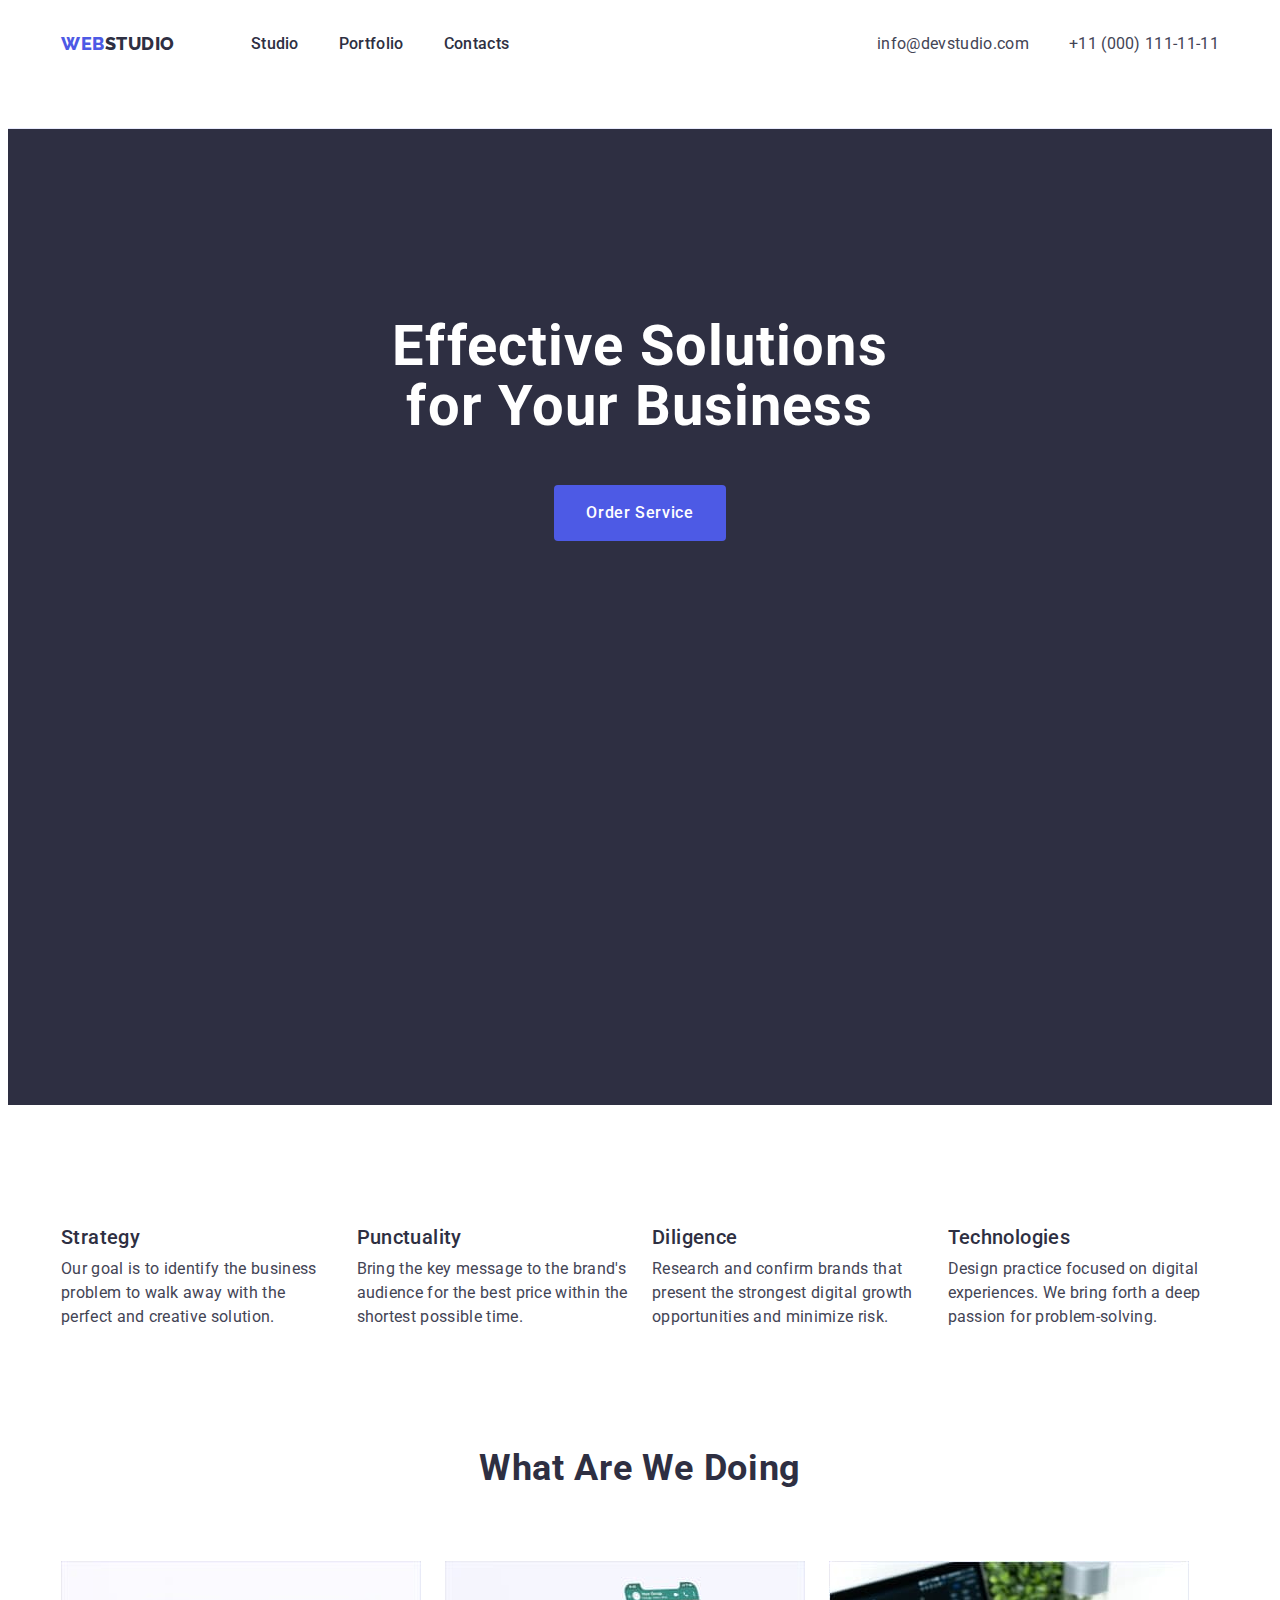
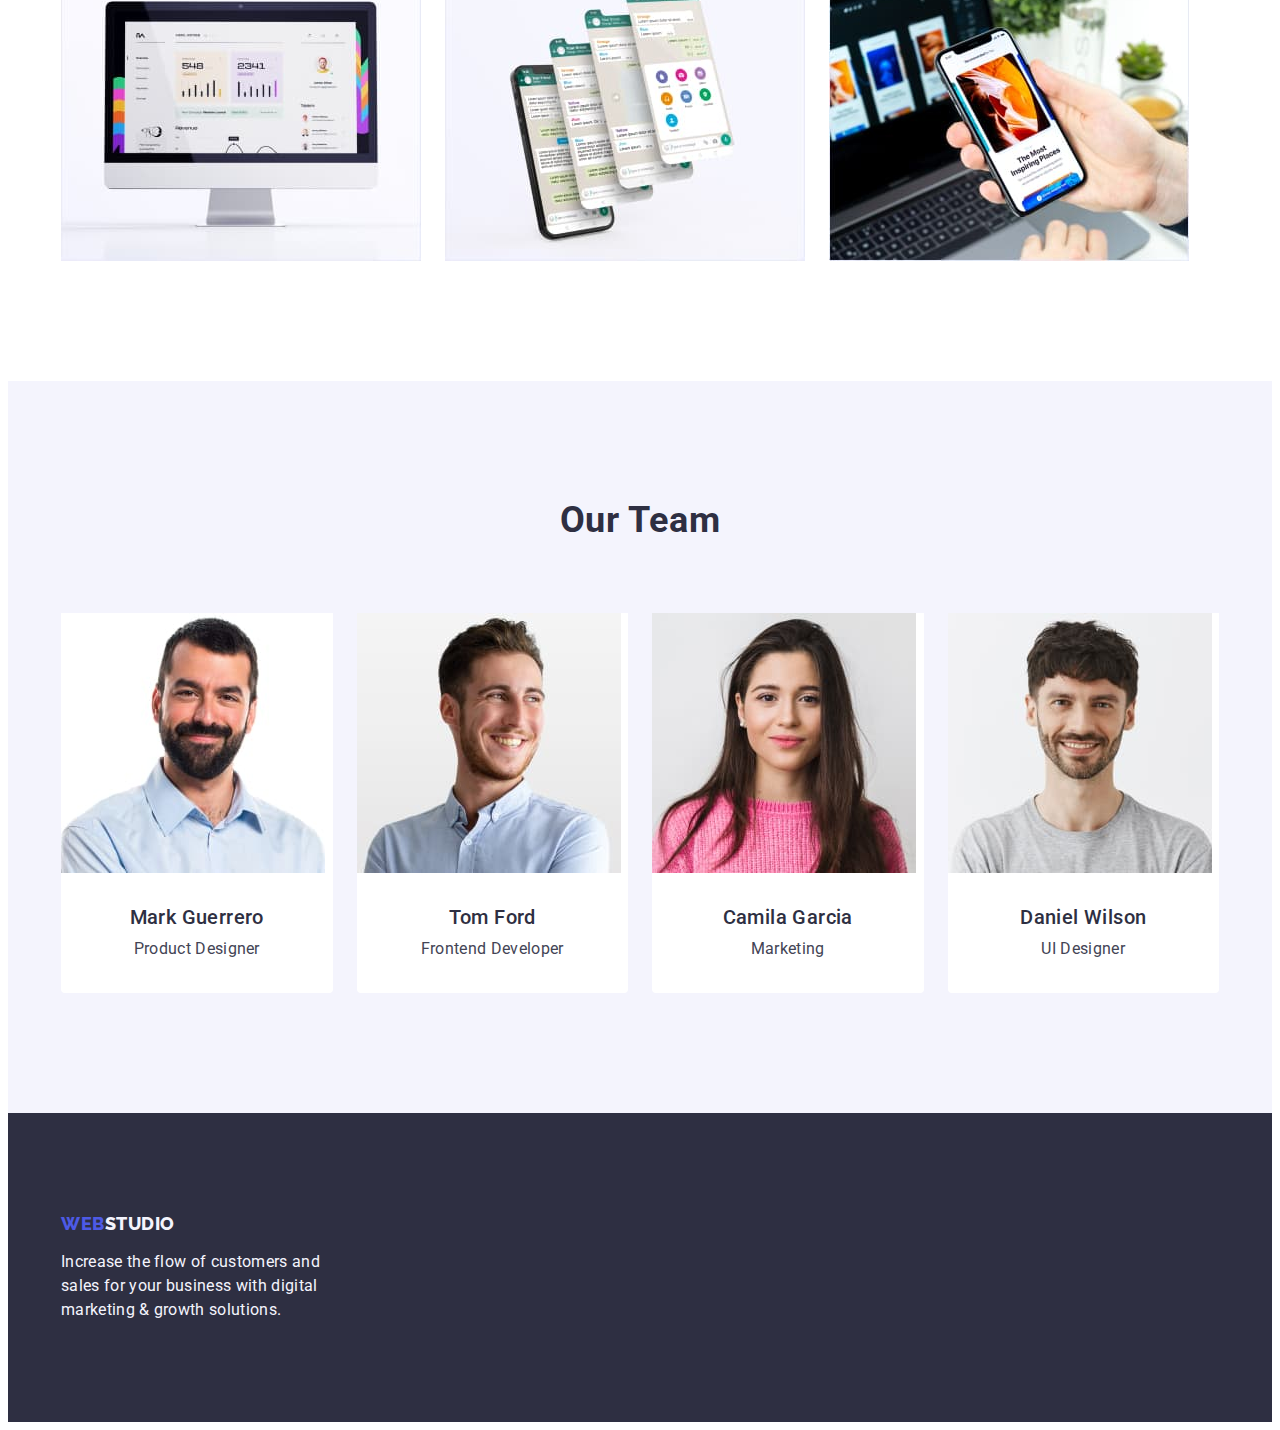
<file: index.html>
<!DOCTYPE html>
<html lang="en">
  <head>
    <meta charset="UTF-8" />
    <meta http-equiv="X-UA-Compatible" content="IE=edge" />
    <meta name="viewport" content="width=device-width, initial-scale=1.0" />
    <link rel="preconnect" href="https://fonts.googleapis.com" />
    <link rel="preconnect" href="https://fonts.gstatic.com" crossorigin />
    <link
      href="https://fonts.googleapis.com/css2?family=Raleway:wght@800&family=Roboto:wght@400;500;700&display=swap"
      rel="stylesheet"
    />
    <title>Document</title>
    <link
      rel="stylesheet"
      href="https://cdnjs.cloudflare.com/ajax/libs/modern-normalize/2.0.0/modern-normalize.min.css"
      integrity="sha512-4xo8blKMVCiXpTaLzQSLSw3KFOVPWhm/TRtuPVc4WG6kUgjH6J03IBuG7JZPkcWMxJ5huwaBpOpnwYElP/m6wg=="
      crossorigin="anonymous"
      referrerpolicy="no-referrer"
    />
    <link rel="stylesheet" href="./css/styles.css" />
  </head>

  <body class="body-list">
    <!-- ... -->
    <header class="header-item">
      <div class="container header-container">
        <nav class="link-menu-item">
          <a href="./index.html" class="link-logo link"
            >Web<span class="web link">Studio</span></a
          >
          <ul class="list-menu list">
            <li class="link-item-main">
              <a href="./index.html" class="link-menu link">Studio</a>
            </li>
            <li class="link-item-main">
              <a href="./portfolio.html" class="link-menu link">Portfolio</a>
            </li>
            <li class="link-item-main">
              <a href="" class="link-menu link">Contacts</a>
            </li>
          </ul>
        </nav>
        <address class="contact-list">
          <ul class="contact-list-item list">
            <li class="main-contact-address">
              <a href="mailto:info@devstudio.com" class="tel-mail link"
                >info@devstudio.com
              </a>
            </li>
            <li class="main-contact-address">
              <a href="tel:+110001111111" class="tel-mail link"
                >+11 (000) 111-11-11</a
              >
            </li>
          </ul>
        </address>
      </div>
    </header>
    <!-- title and button -->

    <main class="main">
      <section class="button-title-service">
        <div class="container hero-container">
          <h1 class="main-title">Effective Solutions for Your Business</h1>
          <button type="button" class="button-order">
            <span>Order Service</span>
          </button>
        </div>
      </section>

      <!-- all info -->
      <section class="all-info">
        <div class="container">
          <h2 class="portfolio-list">soft skills</h2>
          <ul class="skills-list list">
            <li class="skills-info">
              <h3 class="main-list-info">Strategy</h3>
              <p class="info-main">
                Our goal is to identify the business problem to walk away with
                the perfect and creative solution.
              </p>
            </li>
            <li class="skills-info">
              <h3 class="main-list-info">Punctuality</h3>
              <p class="info-main">
                Bring the key message to the brand's audience for the best price
                within the shortest possible time.
              </p>
            </li>
            <li class="skills-info">
              <h3 class="main-list-info">Diligence</h3>
              <p class="info-main">
                Research and confirm brands that present the strongest digital
                growth opportunities and minimize risk.
              </p>
            </li>
            <li class="skills-info">
              <h3 class="main-list-info">Technologies</h3>
              <p class="info-main">
                Design practice focused on digital experiences. We bring forth a
                deep passion for problem-solving.
              </p>
            </li>
          </ul>
        </div>
      </section>

      <!-- skills -->
      <section class="are-we-doing">
        <div class="container">
          <h2 class="skills-doing">What are we doing</h2>
          <ul class="skills-img-list list">
            <li class="skills-team list">
              <img
                src="./images/Rectangle71.jpg"
                alt="computer monitor"
                class="img-computer"
                width="360"
                height="300"
              />
            </li>
            <li class="skills-team list">
              <img
                src="./images/Rectangle71(1).jpg"
                alt="phone message"
                class="img-phone"
                width="360"
                height="300"
              />
            </li>
            <li class="skills-team list">
              <img
                src="./images/Rectangle71(2).jpg"
                alt="phone computer"
                class="img-phone-computer"
                width="360"
                height="300"
              />
            </li>
          </ul>
        </div>
      </section>

      <!-- All team -->
      <section class="all-team">
        <div class="container">
          <h2 class="our-team">Our Team</h2>
          <ul class="list-team list">
            <li class="info-team list">
              <img
                src="./images/img.jpg"
                alt="Mark Product Designer"
                class="mark-img"
                width="264"
                height="260"
              />
              <div class="team-container">
                <h3 class="name-team">Mark Guerrero</h3>
                <p class="profession-team">Product Designer</p>
              </div>
            </li>
            <li class="info-team list">
              <img
                src="./images/img(1).jpg"
                alt="Tom Frontend"
                class="tom-img"
                width="264"
                height="260"
              />
              <div class="team-container">
                <h3 class="name-team">Tom Ford</h3>
                <p class="profession-team">Frontend Developer</p>
              </div>
            </li>
            <li class="info-team list">
              <img
                src="./images/img(2).jpg"
                alt="Camila Marketing"
                class="camila-img"
                width="264"
                height="260"
              />
              <div class="team-container">
                <h3 class="name-team">Camila Garcia</h3>
                <p class="profession-team">Marketing</p>
              </div>
            </li>
            <li class="info-team list">
              <img
                src="./images/img(3).jpg"
                alt="Daniel UI Designer"
                class="daniel-img"
                width="264"
                height="260"
              />
              <div class="team-container">
                <h3 class="name-team">Daniel Wilson</h3>
                <p class="profession-team">UI Designer</p>
              </div>
            </li>
          </ul>
        </div>
      </section>
    </main>
    <!-- ... -->

    <footer class="footer">
      <div class="container">
        <a href="./index.html" class="link-logo link logo-portfolio"
          >Web<span class="web-footer">Studio</span></a
        >
        <p class="footer-text">
          Increase the flow of customers and sales for your business with
          digital marketing & growth solutions.
        </p>
      </div>
    </footer>
  </body>
</html>
</file>
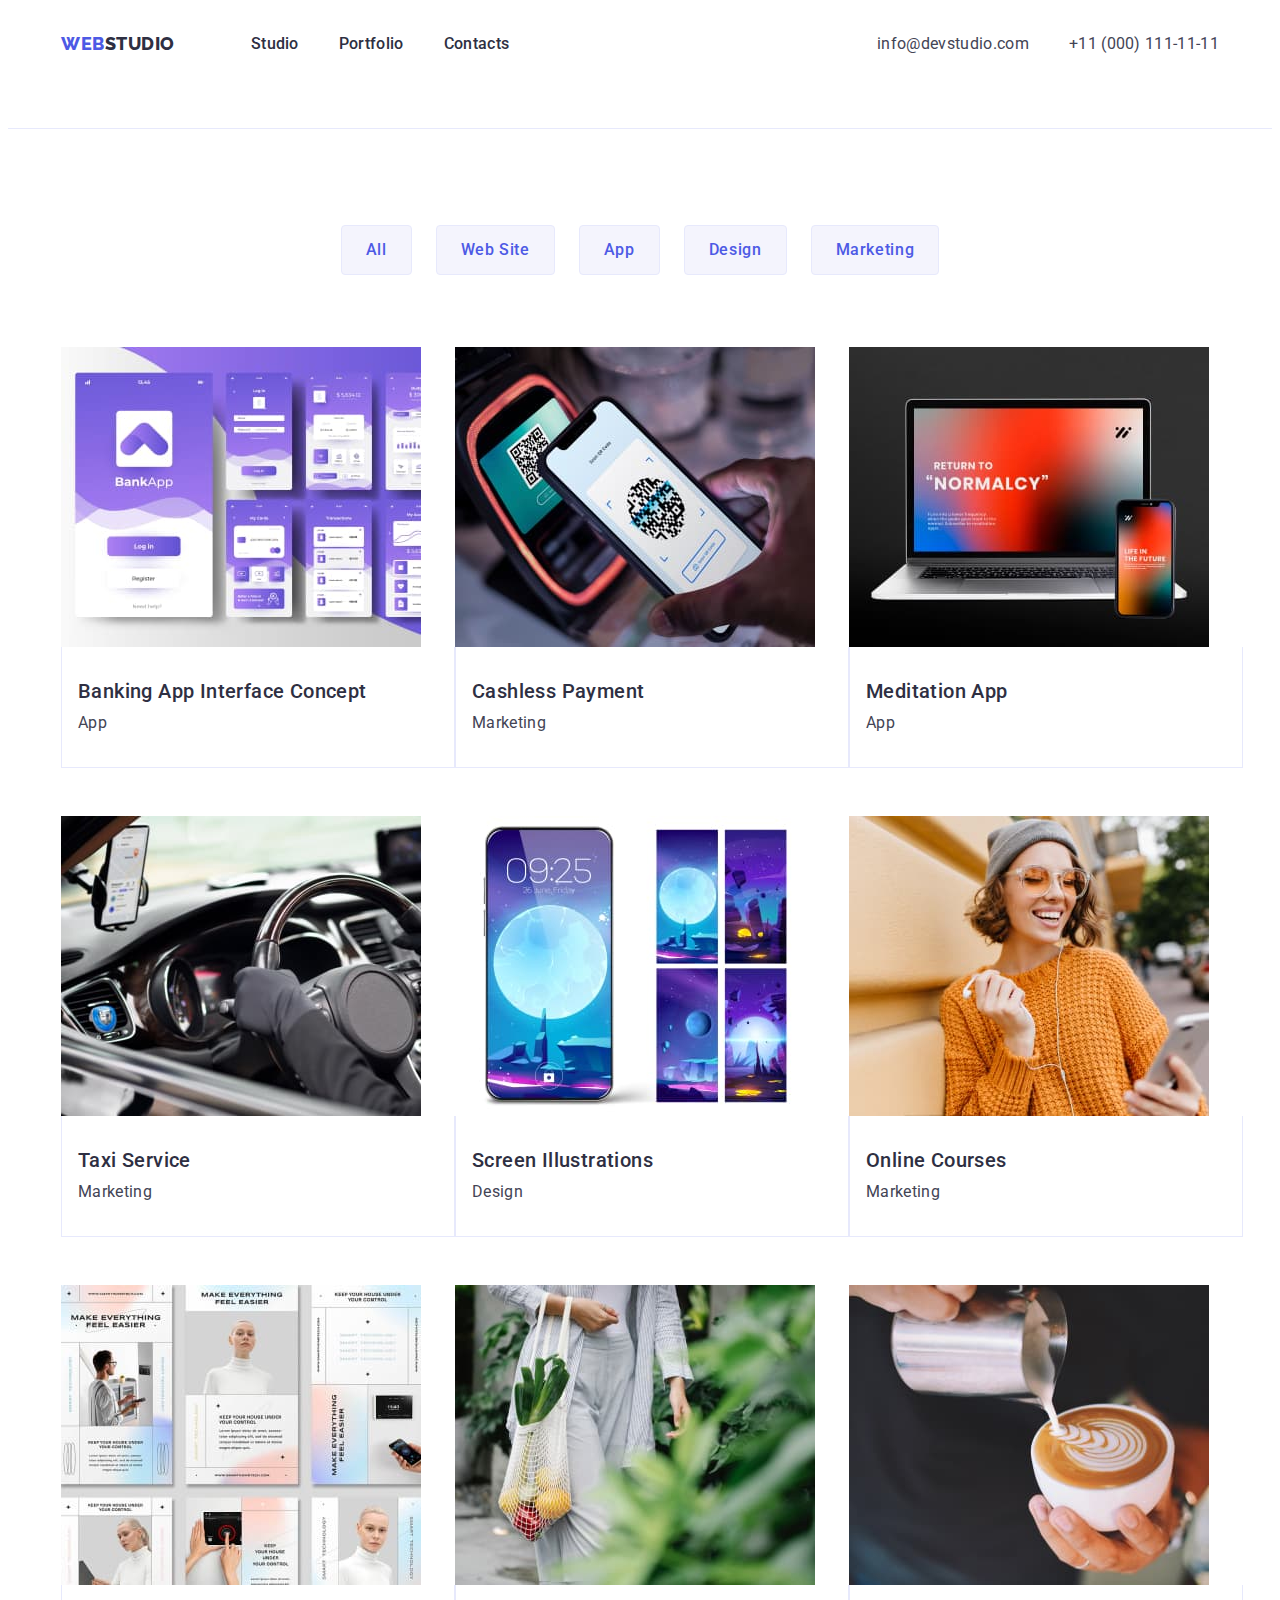
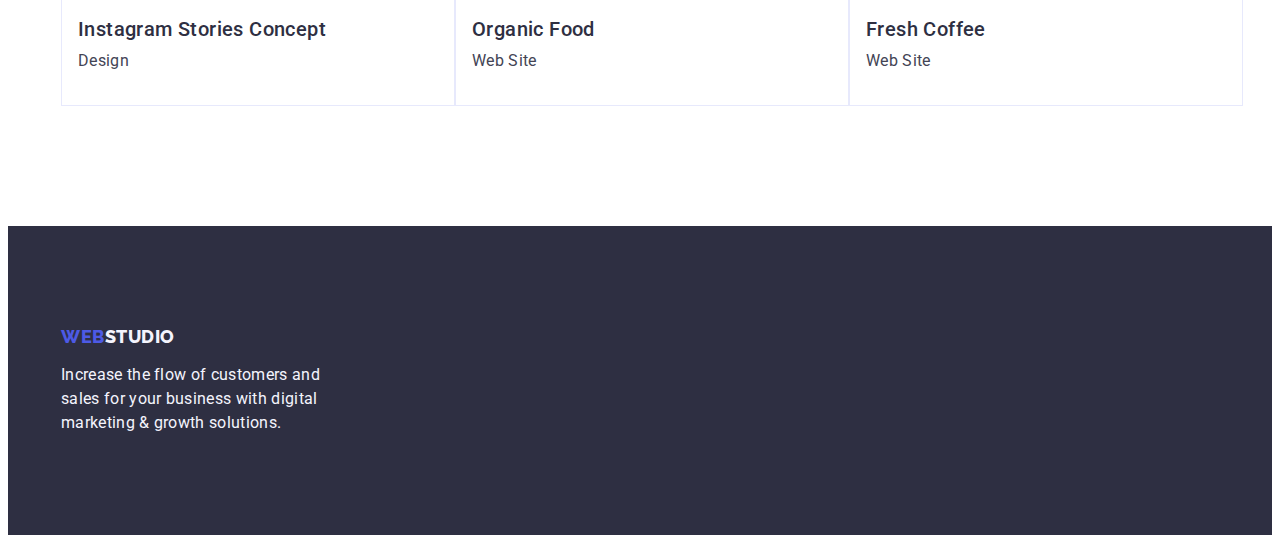
<file: portfolio.html>
<!DOCTYPE html>
<html lang="en">
  <head>
    <meta charset="UTF-8" />
    <meta http-equiv="X-UA-Compatible" content="IE=edge" />
    <meta name="viewport" content="width=device-width, initial-scale=1.0" />
    <link rel="preconnect" href="https://fonts.googleapis.com" />
    <link rel="preconnect" href="https://fonts.gstatic.com" crossorigin />
    <link
      href="https://fonts.googleapis.com/css2?family=Raleway:wght@800&family=Roboto:wght@400;500;700&display=swap"
      rel="stylesheet"
    />
    <title>WebStudio</title>
    <link
      rel="stylesheet"
      href="https://cdnjs.cloudflare.com/ajax/libs/modern-normalize/2.0.0/modern-normalize.min.css"
      integrity="sha512-4xo8blKMVCiXpTaLzQSLSw3KFOVPWhm/TRtuPVc4WG6kUgjH6J03IBuG7JZPkcWMxJ5huwaBpOpnwYElP/m6wg=="
      crossorigin="anonymous"
      referrerpolicy="no-referrer"
    />
    <link rel="stylesheet" href="./css/styles.css" />
  </head>
  <body>
    <header class="header-item">
      <div class="container header-container">
        <nav class="link-menu-item">
          <a href="./index.html" class="link-logo link"
            >Web<span class="web link">Studio</span></a
          >
          <ul class="list-menu list">
            <li class="link-item-main">
              <a href="./index.html" class="link-menu link">Studio</a>
            </li>
            <li class="link-item-main">
              <a href="./portfolio.html" class="link-menu link">Portfolio</a>
            </li>
            <li class="link-item-main">
              <a href="" class="link-menu link">Contacts</a>
            </li>
          </ul>
        </nav>
        <address class="contact-list">
          <ul class="contact-list-item list">
            <li class="main-contact-address">
              <a href="mailto:info@devstudio.com" class="tel-mail link"
                >info@devstudio.com
              </a>
            </li>
            <li class="main-contact-address">
              <a href="tel:+110001111111" class="tel-mail link"
                >+11 (000) 111-11-11</a
              >
            </li>
          </ul>
        </address>
      </div>
    </header>

    <main class="main-portfolio">
      <section class="section-main">
        <div class="container">
          <h1 class="portfolio-list">Portfolio</h1>
          <ul class="item-butoon list">
            <li class="button-next">
              <button type="button" class="button-web-portfolio">All</button>
            </li>
            <li class="button-next">
              <button type="button" class="button-web-portfolio">
                Web Site
              </button>
            </li>
            <li class="button-next">
              <button type="button" class="button-web-portfolio">App</button>
            </li>
            <li class="button-next">
              <button type="button" class="button-web-portfolio">Design</button>
            </li>
            <li class="button-next">
              <button type="button" class="button-web-portfolio">
                Marketing
              </button>
            </li>
          </ul>

          <ul class="ul-portfolio list">
            <li class="li-portfolio">
              <a href="" class="link-banking link">
                <img
                  src="./images/img0.jpg"
                  alt="Banking App"
                  class="img-banking"
                  width="360"
                  height="300"
                />
                <div class="info-portfolio">
                  <h2 class="text-main-portfolio">
                    Banking App Interface Concept
                  </h2>
                  <p class="item-portfolio">App</p>
                </div>
              </a>
            </li>
            <li class="li-portfolio">
              <a href="" class="link-payment link">
                <img
                  src="./images/img-1.jpg"
                  alt="Cashless Payment"
                  class="img-payment"
                  width="360"
                  height="300"
                />
                <div class="info-portfolio">
                  <h2 class="text-main-portfolio">Cashless Payment</h2>
                  <p class="item-portfolio">Marketing</p>
                </div>
              </a>
            </li>
            <li class="li-portfolio">
              <a href="" class="link-app link">
                <img
                  src="./images/img-2.jpg"
                  alt="Meditation App"
                  class="img-app"
                  width="360"
                  height="300"
                />
                <div class="info-portfolio">
                  <h2 class="text-main-portfolio">Meditation App</h2>
                  <p class="item-portfolio">App</p>
                </div>
              </a>
            </li>
            <li class="li-portfolio">
              <a href="" class="link-taxi link">
                <img
                  src="./images/img-3.jpg"
                  alt="Taxi Service"
                  class="img-taxi"
                  width="360"
                  height="300"
                />
                <div class="info-portfolio">
                  <h2 class="text-main-portfolio">Taxi Service</h2>
                  <p class="item-portfolio">Marketing</p>
                </div>
              </a>
            </li>
            <li class="li-portfolio">
              <a href="" class="link-screen link">
                <img
                  src="./images/img-4.jpg"
                  alt="Screen Illustrations"
                  class="img-screen"
                  width="360"
                  height="300"
                />
                <div class="info-portfolio">
                  <h2 class="text-main-portfolio">Screen Illustrations</h2>
                  <p class="item-portfolio">Design</p>
                </div>
              </a>
            </li>
            <li class="li-portfolio">
              <a href="" class="link-courses link">
                <img
                  src="./images/img-5.jpg"
                  alt="Online Courses"
                  class="img-courses"
                  width="360"
                  height="300"
                />
                <div class="info-portfolio">
                  <h2 class="text-main-portfolio">Online Courses</h2>
                  <p class="item-portfolio">Marketing</p>
                </div>
              </a>
            </li>
            <li class="li-portfolio">
              <a href="" class="link-stories link">
                <img
                  src="./images/img-6.jpg"
                  alt="Instagram Stories"
                  class="img-stories"
                  width="360"
                  height="300"
                />
                <div class="info-portfolio">
                  <h2 class="text-main-portfolio">Instagram Stories Concept</h2>
                  <p class="item-portfolio">Design</p>
                </div>
              </a>
            </li>
            <li class="li-portfolio">
              <a href="" class="link-food link">
                <img
                  src="./images/img-7.jpg"
                  alt="Organic Food"
                  class="img-food"
                  width="360"
                  height="300"
                />
                <div class="info-portfolio">
                  <h2 class="text-main-portfolio">Organic Food</h2>
                  <p class="item-portfolio">Web Site</p>
                </div>
              </a>
            </li>
            <li class="li-portfolio">
              <a href="" class="link-coffee link">
                <img
                  src="./images/img-8.jpg"
                  alt="Fresh Coffee"
                  class="img-coffee"
                  width="360"
                  height="300"
                />
                <div class="info-portfolio">
                  <h2 class="text-main-portfolio">Fresh Coffee</h2>
                  <p class="item-portfolio">Web Site</p>
                </div>
              </a>
            </li>
          </ul>
        </div>
      </section>
    </main>
    <footer class="footer">
      <div class="container">
        <a href="./index.html" class="link-logo link logo-portfolio"
          >Web<span class="web-footer">Studio</span></a
        >
        <p class="footer-text">
          Increase the flow of customers and sales for your business with
          digital marketing & growth solutions.
        </p>
      </div>
    </footer>
  </body>
</html>
</file>
<file: css/styles.css>
body {
  font-family: "Roboto", sans-serif;
  background-color: #ffffff;
  color: #434455;
}
:root {
  --title-color: #2e2f42;
  --contact-color: #434455;
  --poragraf-color: #434455;
  --logo: #4d5ae5;
}

.container {
  width: 100%;
  width: 1158px;
  padding: 0 15px;
  margin: 0 auto;
}

.header-container {
  display: flex;
  align-items: center;
}

.link {
  text-decoration: none;
}
.list {
  list-style: none;
}

p,
h1,
h2,
h3 {
  margin-top: 0;
  margin-bottom: 0;
}

img {
  display: block;
}

ul {
  list-style-type: none;
  margin: 0;
  padding-left: 0;
}

.link-menu-item {
  display: flex;
  align-items: center;
}

.header-item {
  padding-top: 24px;
  padding-bottom: 24px;
  flex-grow: 1;
  justify-content: space-between;
  border-bottom: 1px solid #e7e9fc;
  height: 72px;
}

.header-container {
  display: flex;
}

.link-logo {
  font-family: "Raleway", sans-serif;
  font-style: normal;
  font-weight: 800;
  font-size: 18px;
  line-height: 1.17;
  letter-spacing: 0.03em;
  text-transform: uppercase;
  color: var(--logo);
  align-items: center;
  margin-right: 76px;
}

.logo-portfolio {
  display: inline-block;
  margin-bottom: 16px;
}

.web {
  color: var(--title-color);
}

.list-menu {
  display: flex;
  gap: 40px;
}

.link-menu {
  font-weight: 500;
  font-size: 16px;
  line-height: 1.5;
  letter-spacing: 0.02em;
  color: var(--title-color);
  padding: 24px 0;
}

.link-item-main :hover,
.link-item-main :focus {
  color: #404bbf;
}
.link-item-main {
}

.contact-list {
  font-style: normal;
  font-weight: 400;
  font-size: 16px;
  line-height: 1.5;
  letter-spacing: 0.02em;
  margin-left: auto;
}

.contact-list-item {
  display: flex;
  align-items: center;
  gap: 40px;
}

.main-contact-address :hover,
.main-contact-address :focus {
  color: #404bbf;
}

.tel-mail {
  color: var(--contact-color);
}

.button-title-service {
  background-color: var(--title-color);
  padding: 188px 0;
  height: 600px;
}

.hero-container {
}

.main-title {
  font-size: 56px;
  line-height: 1.07;
  color: #ffffff;
  text-align: center;
  letter-spacing: 0.02em;
  max-width: 496px;
  margin-left: auto;
  margin-right: auto;
  margin-bottom: 48px;
}

.button-order {
  padding: 16px 32px;
  font-family: "Roboto", sans-serif;
  font-style: normal;
  font-weight: 500;
  font-size: 16px;
  line-height: 1.5;
  letter-spacing: 0.04em;
  color: #ffffff;
  cursor: pointer;
  align-items: center;
  display: flex;
  margin: auto;
  background-color: #4d5ae5;
  border: 1px;
  border-radius: 4px;
  display: block;
  min-width: 169px;
}

.button-order:hover,
.button-order:focus {
  background-color: #404bbf;
}

.info-skills {
  font-weight: 500;
  font-size: 36px;
  line-height: 1.11;
  color: var(--title-color);
  letter-spacing: 0.02em;
  text-align: center;
  margin-bottom: 72px;
}

.skills-list {
  display: flex;
  gap: 24px;
  padding-left: 0;
}

.skills-info {
  width: calc((100% - 72px) / 4);
}

.all-info {
  padding-bottom: 120px;
  padding-top: 120px;
}

.main-list-info {
  font-family: "Roboto", sans-serif;
  font-weight: 500;
  font-size: 20px;
  line-height: 1.2;
  color: var(--title-color);
  letter-spacing: 0.02em;
  margin-bottom: 8px;
}

.info-main {
  font-family: "Roboto", sans-serif;
  font-size: 16px;
  line-height: 1.5;
  color: var(--poragraf-color);
  letter-spacing: 0.02em;
}
/** --------------skills-list-info --------------- */

.are-we-doing {
  padding-bottom: 120px;
}

.skills-doing {
  font-weight: 700;
  font-size: 36px;
  line-height: 1.11;
  color: var(--title-color);
  text-align: center;
  letter-spacing: 0.02em;
  text-transform: capitalize;
  margin: 0 auto;
  margin-bottom: 72px;
}

.skills-img-list {
  display: flex;
  gap: 24px;
}

.all-team {
  background-color: #f4f4fd;
  padding: 120px 0;
}

.list-team {
  display: flex;
  gap: 24px;
}
.team-container {
  padding: 32px 16px;
}

.info-team {
  background-color: #ffffff;
  border-radius: 0px 0px 4px 4px;
  width: calc((100% - 72px) / 4);
}

.our-team {
  font-size: 36px;
  line-height: 1.11;
  color: var(--title-color);
  text-align: center;
  letter-spacing: 0.02em;
  text-transform: capitalize;
  margin-bottom: 72px;
}
.list-team .name-team {
  font-family: "Roboto";
  font-style: normal;
  font-weight: 500;
  font-size: 20px;
  line-height: 1.2;
  color: var(--title-color);
  letter-spacing: 0.02em;
  margin-bottom: 8px;
  text-align: center;
}

.list-team .profession-team {
  font-size: 16px;
  line-height: 1.5;
  color: var(--poragraf-color);
  letter-spacing: 0.02em;
  text-align: center;
}

.footer {
  background: var(--title-color);
  padding-top: 100px;
  padding-bottom: 100px;
}
.footer-text {
  font-family: "Roboto";
  font-style: normal;
  font-weight: 400;
  font-size: 16px;
  line-height: 1.5;
  color: #f4f4fd;
  letter-spacing: 0.02em;
  max-width: 264px;
}

/** --------------next-html-portfolio--------------- */

.text-main-portfolio {
  font-weight: 500;
  font-size: 20px;
  line-height: 1.2;
  letter-spacing: 0.02em;
  color: var(--title-color);
  margin-bottom: 8px;
}
.item-portfolio {
  font-size: 16px;
  line-height: 1.5;
  letter-spacing: 0.02em;
  color: var(--poragraf-color);
}

.li-portfolio {
  background: #ffffff;
}

.web-footer {
  color: #f4f4fd;
}

.section-main {
  padding-top: 96px;
  padding-bottom: 120px;
}

.item-butoon {
  display: flex;
  justify-content: center;
  gap: 24px;
  margin-bottom: 72px;
}

.button-web-portfolio {
  font-family: "Roboto", sans-serif;
  color: #4d5ae5;
  line-height: 1.5;
  font-size: 16px;
  font-weight: 500;
  letter-spacing: 0.04em;
  background-color: #f4f4fd;
  cursor: pointer;
  padding: 12px 24px;
  border: 1px solid #e7e9fc;
  border-radius: 4px;
}

.button-web-portfolio:hover {
  color: #ffffff;
  background-color: #404bbf;
  border: 1px solid transparent;
}
.button-web-portfolio:active,
.button-web-portfolio:focus {
  color: #ffffff;
  background-color: #404bbf;
  border: 1px solid transparent;
}

.ul-portfolio {
  display: flex;
  flex-wrap: wrap;
  column-gap: 24px;
  row-gap: 48px;
}

.li-portfolio {
  width: calc((100% - 48px) / 3);
}

.info-portfolio {
  padding: 32px 16px;
  border: 1px solid #e7e9fc;
  border-top: none;
  width: 360px;
}
.portfolio-list {
  position: absolute;
  width: 1px;
  height: 1px;
  margin: -1px;
  border: 0;
  padding: 0;
  white-space: nowrap;
  clip-path: inset(100%);
  clip: rect(0 0 0 0);
  overflow: hidden;
}
</file>
